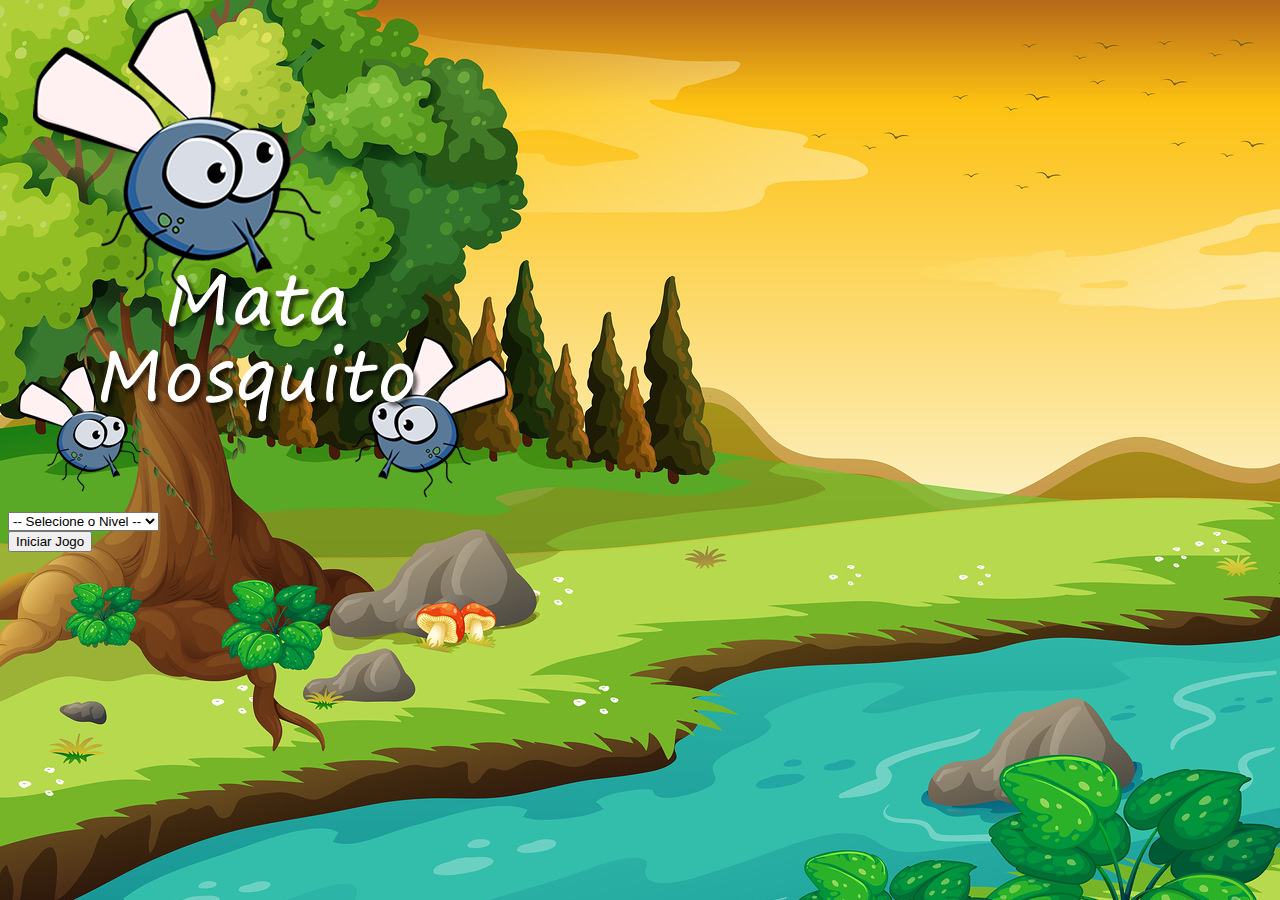
<file: index.html>
<!DOCTYPE html>
<html lang="pt-br">
<head>
    <meta charset="UTF-8">
    <meta http-equiv="X-UA-Compatible" content="IE=edge">
    <meta name="viewport" content="width=device-width, initial-scale=1.0">
    <title>Document</title>
    <link href="https://cdn.jsdelivr.net/npm/bootstrap@5.1.3/dist/css/bootstrap.min.css" rel="stylesheet" integrity="sha384-1BmE4kWBq78iYhFldvKuhfTAU6auU8tT94WrHftjDbrCEXSU1oBoqyl2QvZ6jIW3" crossorigin="anonymous">

    <link rel="stylesheet" href="style.css">
    <script>
        function iniciarJogo() {
          var nivel = document.getElementById('nivel').value
          
          if(nivel === '') {
               alert('Selecione um nivel para iniciar o jogo')
               return false 
          }
          window.location.href = "app.html?" + nivel
        }
    </script>
</head>
<body>
    <div class="container">
        <div class="row">
            <div class="col">
                <div class="d-flex justify-content-center">

                <img src="./imagens/game.png">
                
                </div>
            </div>

        </div>
        <div class="row">
            <div class="col">
                <div class="d-flex justify-content-center">
                    <div class="mb-2">
                    <select class="form-control" id="nivel">
                        <option value="">-- Selecione o Nivel --</option>
                        <option value="Normal">Normal</option>
                        <option value="Dificil">Dificil</option>
                        <option value="MuitoDificil">Muito Dificil</option>
                    </select>
                    </div>
                    </div>
                </div>
            </div>

        <div class="row">
            <div class="col">
                <div class="d-flex justify-content-center">

                <button type="button" class="btn btn-danger btn-lg" onclick="iniciarJogo()" >Iniciar Jogo</button>
                
                </div>
            </div>

        </div>
    </div>
</body>
</html>
</file>
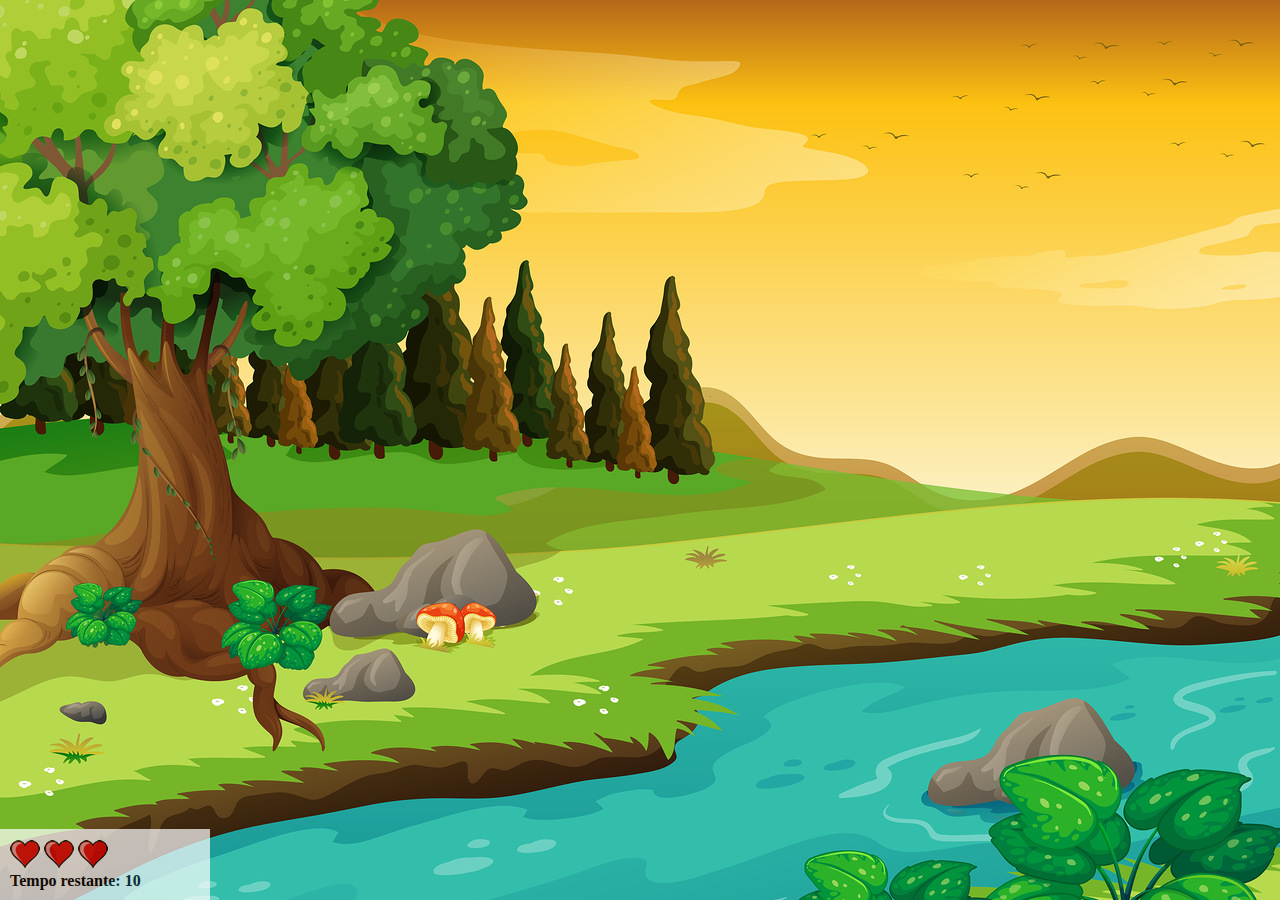
<file: app.html>
<!DOCTYPE html>
<html lang="Pt-br">
<head>
    <meta charset="UTF-8">
    <meta http-equiv="X-UA-Compatible" content="IE=edge">
    <meta name="viewport" content="width=device-width, initial-scale=1.0">
    <title>Document</title>
    <link rel="stylesheet" href="style.css">
    <script src="./jogo.js"></script>
</head>
<body onresize="ajustaTamanho()">
   
    <div class="painel">
        <div class="vidas">
            <img id ="v1" src="./imagens/coracao_cheio.png"/>
            <img id ="v2" src="./imagens/coracao_cheio.png"/>
            <img id ="v3" src="./imagens/coracao_cheio.png"/>


        </div>

        <div class="cronomento">Tempo restante: <span id="cronomento"></span> </div>
     </div>
    <script>
        document.getElementById('cronomento').innerHTML = tempo
        
        var criaMosquito = setInterval(function()  {
            posicaoRandomica()
        }, criaMosquitoTempo);
    </script>
</body>
</html>
</file>
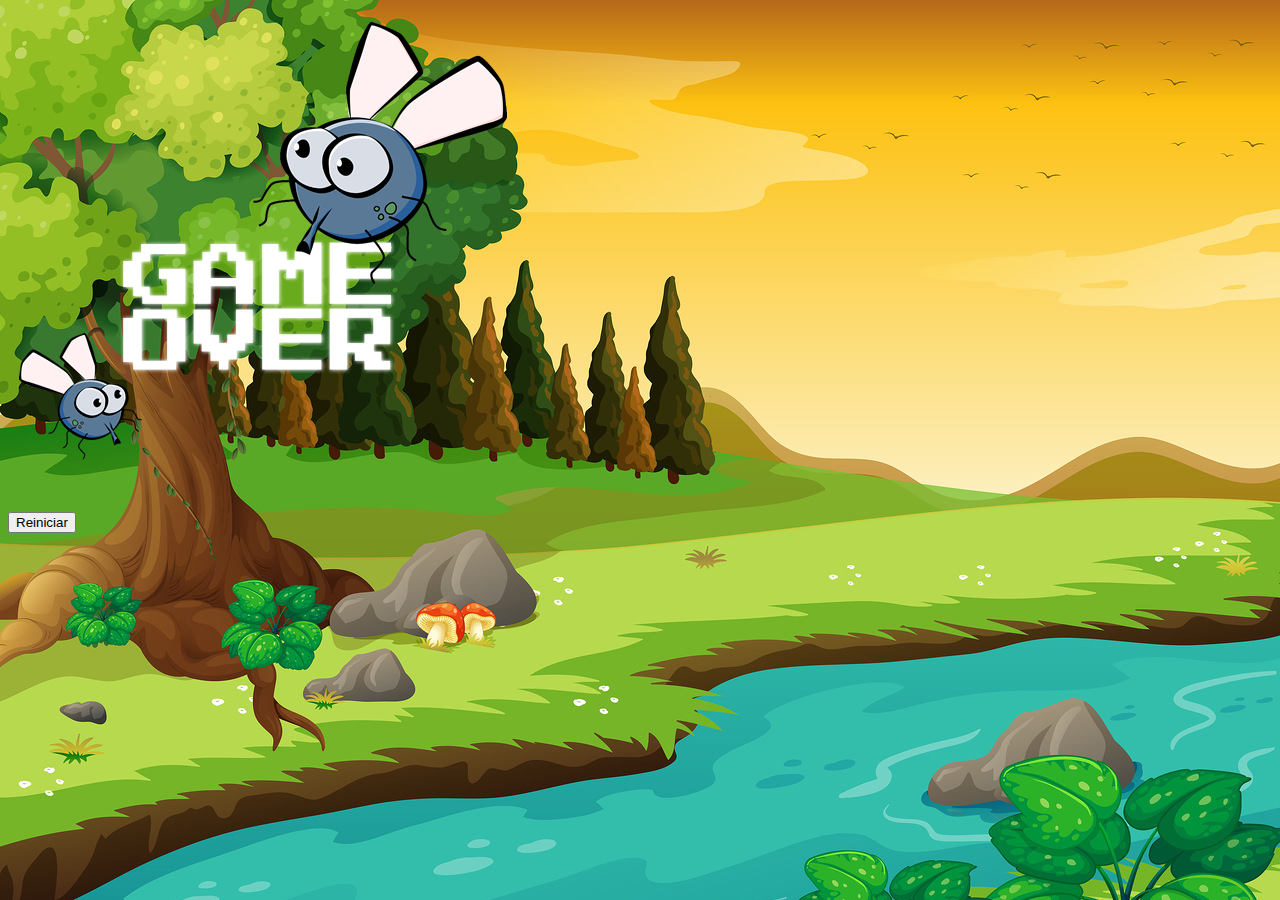
<file: fim_de_jogo.html>
<!DOCTYPE html>
<html lang="en">
<head>
    <meta charset="UTF-8">
    <meta http-equiv="X-UA-Compatible" content="IE=edge">
    <meta name="viewport" content="width=device-width, initial-scale=1.0">
    <title>Document</title>
    <link href="https://cdn.jsdelivr.net/npm/bootstrap@5.1.3/dist/css/bootstrap.min.css" rel="stylesheet" integrity="sha384-1BmE4kWBq78iYhFldvKuhfTAU6auU8tT94WrHftjDbrCEXSU1oBoqyl2QvZ6jIW3" crossorigin="anonymous">

    <link rel="stylesheet" href="style.css">
</head>
<body>
    <div class="container">
        <div class="row">
            <div class="col">
                <div class="d-flex justify-content-center">

                <img src="./imagens/game_over.png">
                
                </div>
            </div>

        </div>

        <div class="row">
            <div class="col">
                <div class="d-flex justify-content-center">

                <button type="button" class="btn btn-dark btn-lg" onclick="window.location.href = 'index.html'" >Reiniciar</button>
                
                </div>
            </div>

        </div>
    </div>
</body>
</html>
</file>
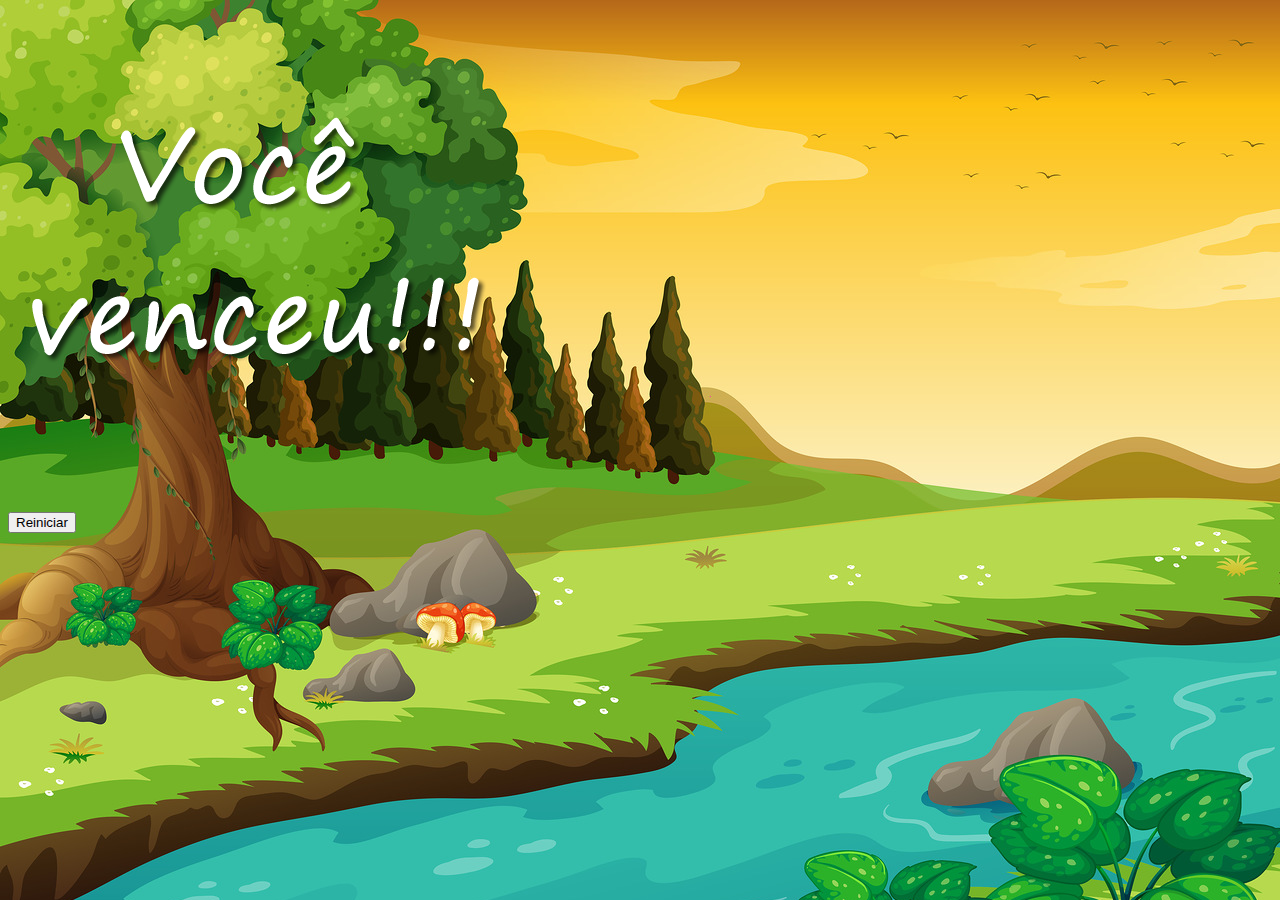
<file: vitoria.html>
<!DOCTYPE html>
<html lang="en">
<head>
    <meta charset="UTF-8">
    <meta http-equiv="X-UA-Compatible" content="IE=edge">
    <meta name="viewport" content="width=device-width, initial-scale=1.0">
    <title>Document</title>
    <link href="https://cdn.jsdelivr.net/npm/bootstrap@5.1.3/dist/css/bootstrap.min.css" rel="stylesheet" integrity="sha384-1BmE4kWBq78iYhFldvKuhfTAU6auU8tT94WrHftjDbrCEXSU1oBoqyl2QvZ6jIW3" crossorigin="anonymous">

    <link rel="stylesheet" href="style.css">
</head>
<body>
    <div class="container">
        <div class="row">
            <div class="col">
                <div class="d-flex justify-content-center">

                <img src="./imagens/vitoria.png">
                
                </div>
            </div>

        </div>

        <div class="row">
            <div class="col">
                <div class="d-flex justify-content-center">

                <button type="button" class="btn btn-dark btn-lg" onclick="window.location.href = 'index.html'" >Reiniciar</button>
                
                </div>
            </div>

        </div>
    </div>
</body>
</html>
</file>
<file: style.css>
html {
    cursor: url(./imagens/mata_mosca.png) 30 30, auto ;
}


body{
    background-image: url(./imagens/bg.jpg);
    background-repeat: no-repeat;
    background-size: 100%;
}



.mosquito1{
    height: 50px;
    width: 50px;
    }
    

.mosquito2{
     height: 70px;
     width: 70px;
 }
        
 .mosquito3{
    height: 90px;
    width: 90px;
}
    
.ladoA{
    transform: scaleX(1);
}
.ladoB{
    transform: scaleX(-1);
}


.painel {
    position: absolute;
    width: 190px;
    padding: 10px;
    left: 0px;
    bottom: 0px;
    border-top: solid 1px #fff;
    background-color: #fff;
    opacity:  0.7 ;
}

.vidas {
    float: left;
}
.cronomento {
    float: left;
    font-size: 20;
    font-weight: bold;
    
}
</file>
